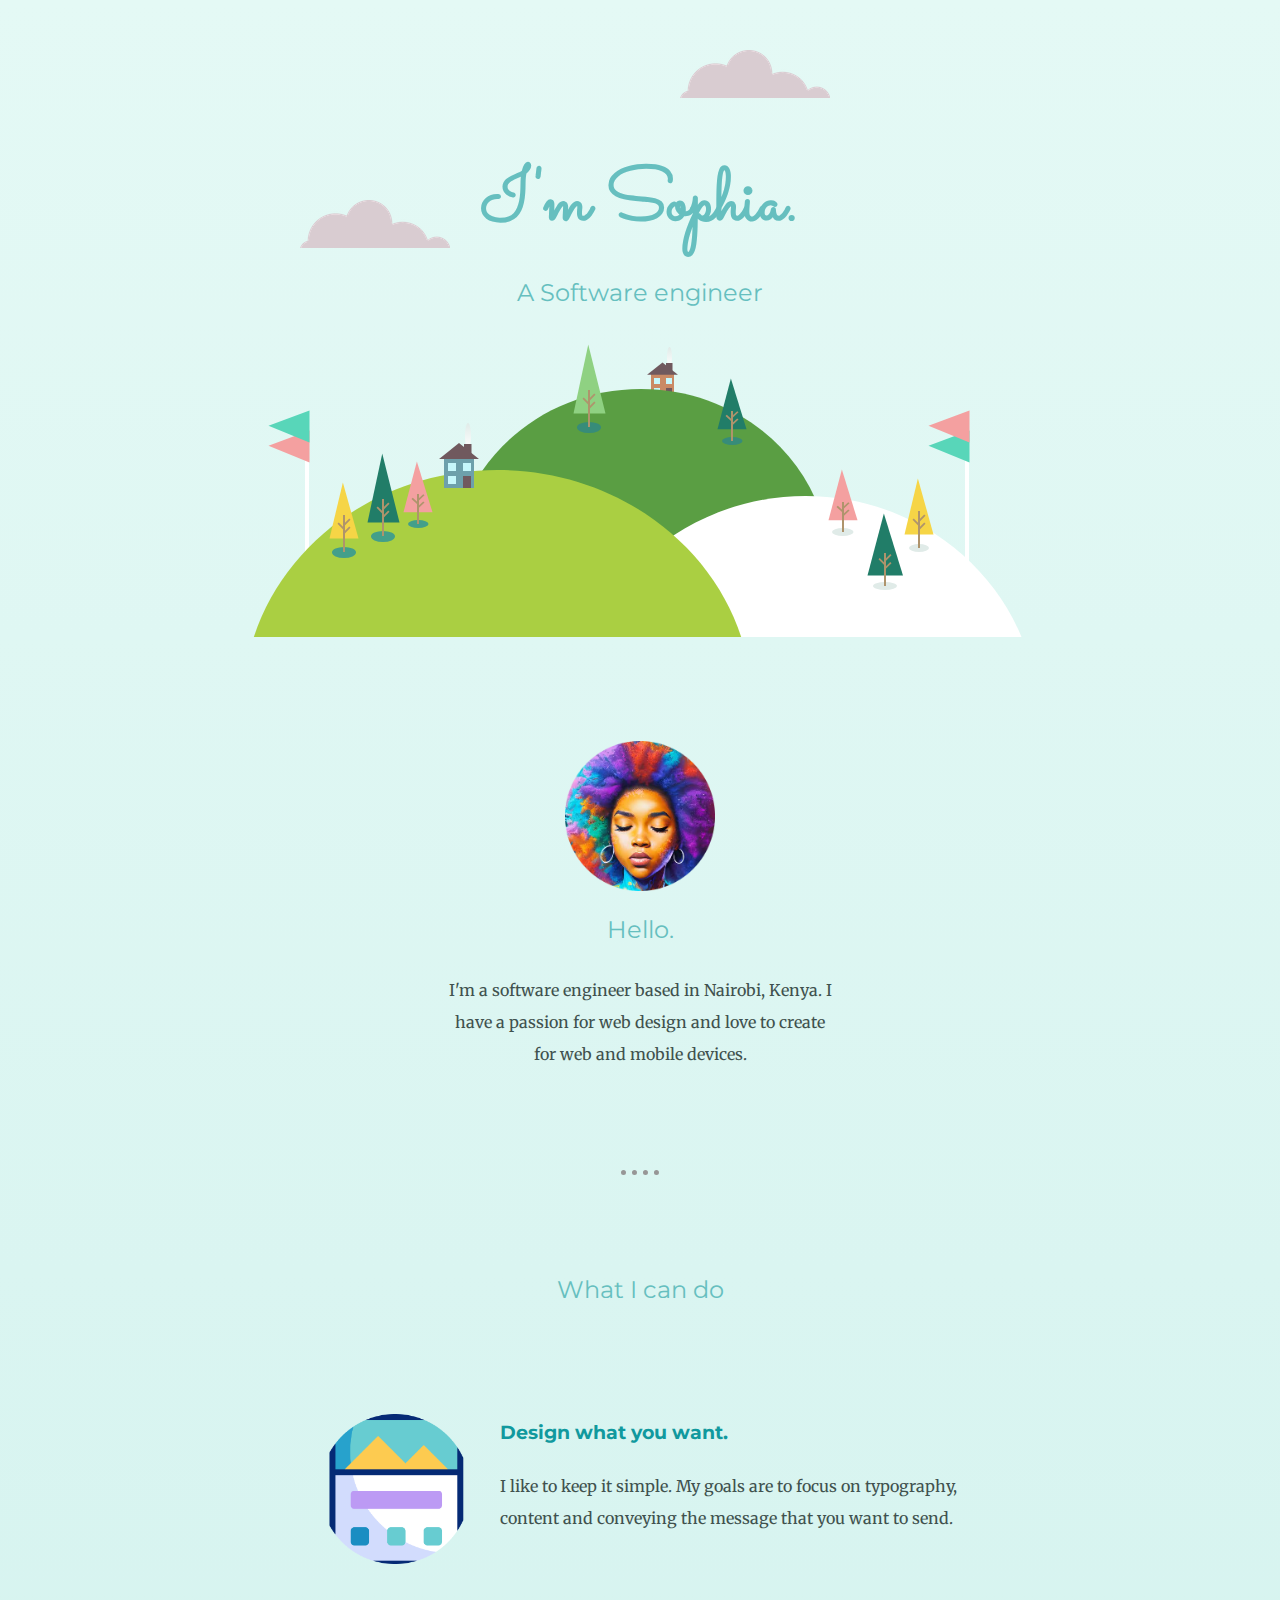
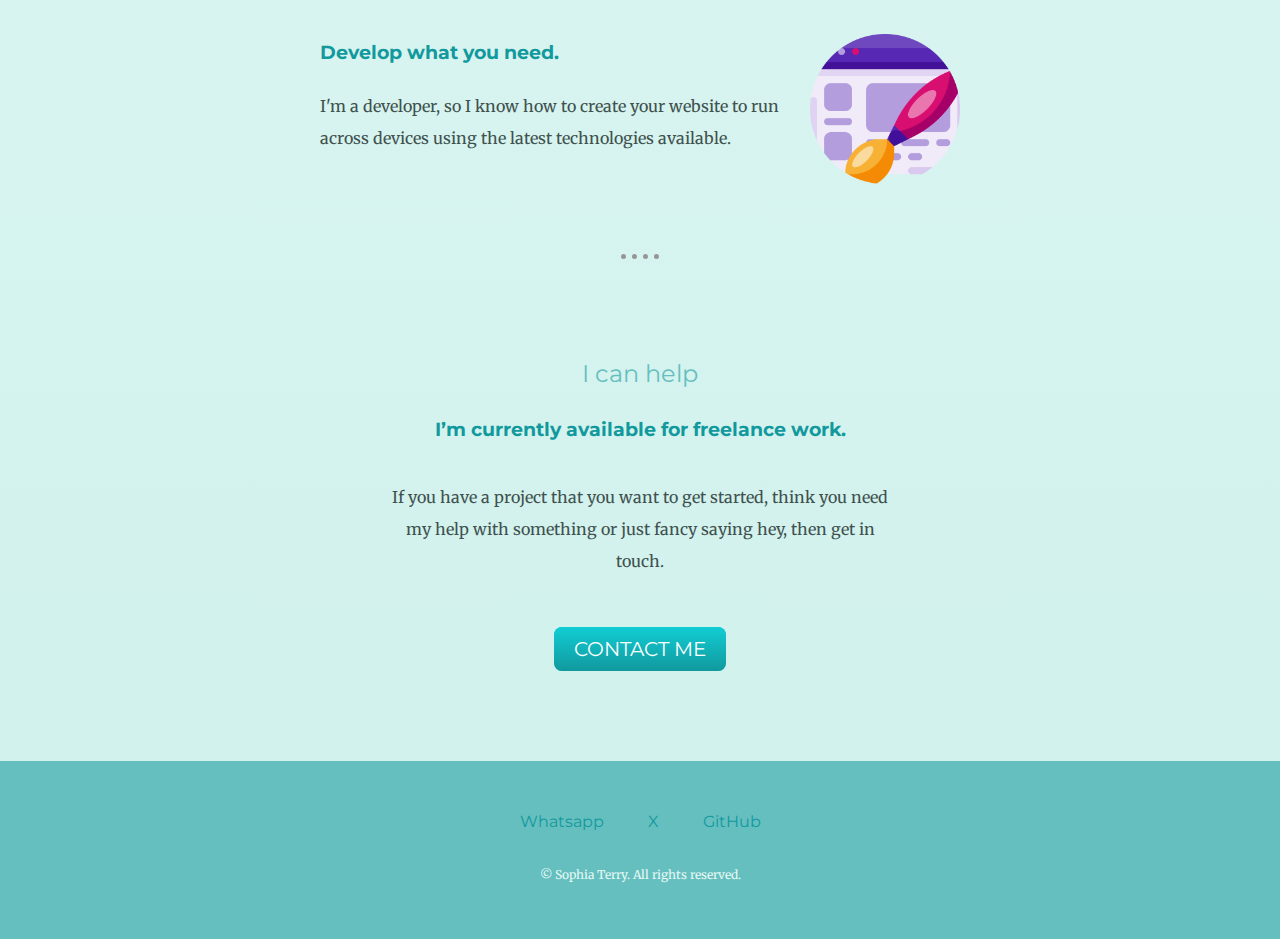
<file: index.html>
<!DOCTYPE html>
<html lang="en">

<head>
    <meta charset="UTF-8">
    <meta name="viewport" content="width=device-width, initial-scale=1.0">
    <title>Sophia Terry</title>
    <link rel="stylesheet" href="css/styles.css">
    <link rel="icon" href="images/favicon.ico">
    <link rel="preconnect" href="https://fonts.googleapis.com">
    <link rel="preconnect" href="https://fonts.gstatic.com" crossorigin>
    <link href="https://fonts.googleapis.com/css2?family=Merriweather&family=Montserrat&family=Sacramento&display=swap"
        rel="stylesheet">
</head>

<body>
    <div class="top-container">
        <img class="top-cloud" src="images/cloud.png" alt="cloud">
        <h1>I'm Sophia.</h1>
        <h2>A Software engineer</h2>
        <img class="bottom-cloud" src="images/cloud.png" alt="cloud">
        <img src="images/4-mount.svg" alt=" mountain">
    </div>
    <div class="middle-container">
        <div class="profile">
            <img class="profile-pic" src="images/sophia-circle.png" alt="profile-pic">
            <h2>Hello.</h2>
            <p class="bio">
                I'm a software engineer based in Nairobi, Kenya. I have a passion for web design and love to create for
                web and mobile devices.
            </p>
        </div>
        <hr>
        <div class="skills">
            <h2>What I can do</h2>
            <div class="skill-row">
                <img class="landing-page" src="images/landing-page-modified.png" alt="landing-page">
                <h3>Design what you want.</h3>
                <p>
                    I like to keep it simple. My goals are to focus on typography, content and conveying the message
                    that you want to send.
                </p>
            </div>
            <div class="skill-row">

                <img class="web-design" src="images/web-design-modified.png" alt="">
                <h3>Develop what you need.</h3>
                <p>
                    I'm a developer, so I know how to create your website to run across devices using the latest
                    technologies available.
                </p>
            </div>
        </div>
        <hr>
        <div class="contact-me">
            <h2>I can help</h2>
            <h3>I’m currently available for freelance work.</h3>
            <p class="contact-message">If you have a project that you want to get started, think you need my help with
                something or just fancy saying hey, then get in touch.</p>

            <a class="btn" href="mailto:shikuwambui@gmail.com">CONTACT ME</a>
        </div>
    </div>


    <div class="bottom-container">
        <a class="footer-link" href="https://wa.me/25426424234" target="_blank">Whatsapp</a>
        <a class="footer-link" href="https://twitter.com/Mssophia_" target="_blank">X</a>
        <a class="footer-link" href="https://github.com/terryyufei" target="_blank">GitHub</a>
        <p class="copyright">© Sophia Terry. All rights reserved.</p>
    </div>


</body>

</html>
</file>
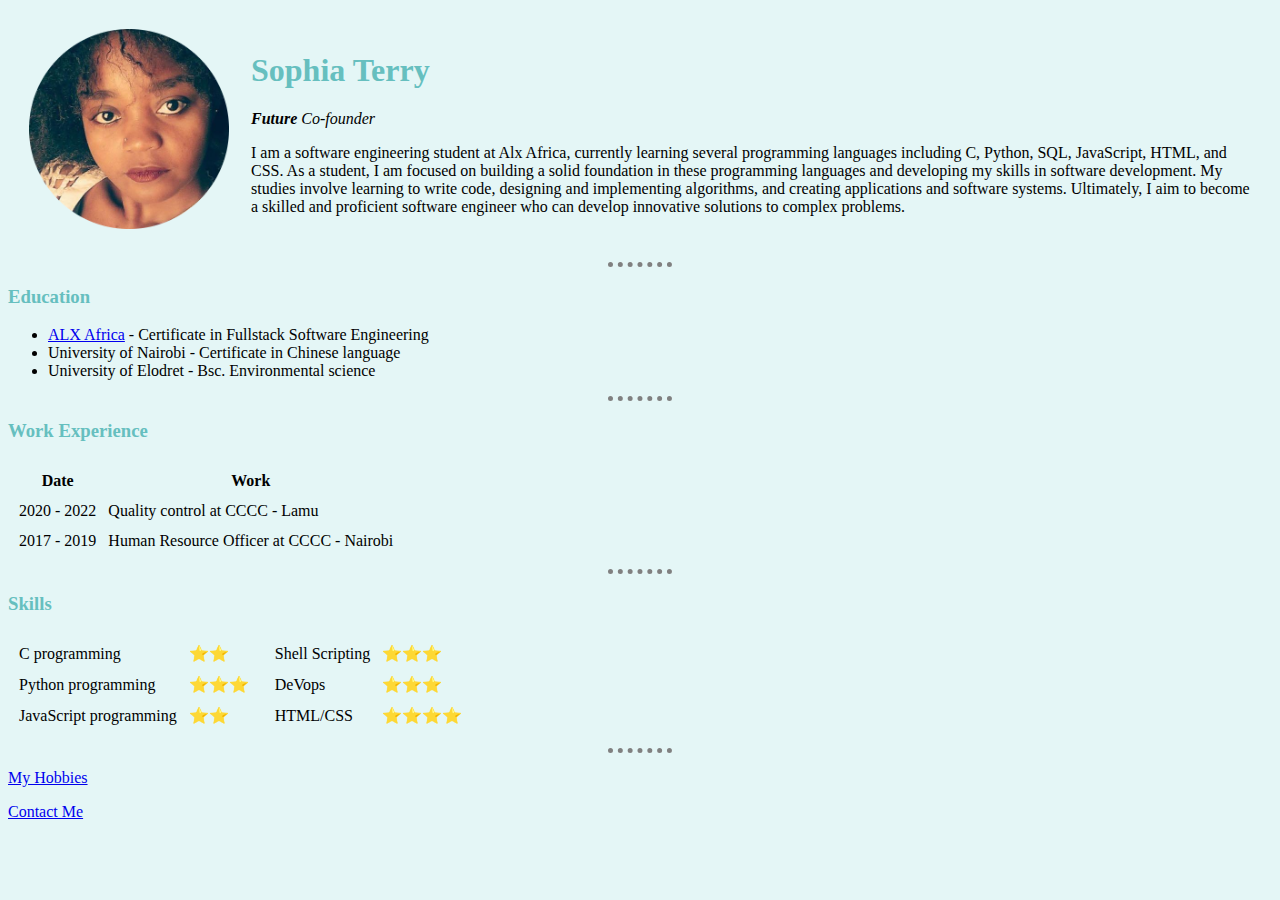
<file: cv/index.html>
<!DOCTYPE html>
<html lang="en">

<head>
    <meta charset="UTF-8">
    <meta name="viewport" content="width=device-width, initial-scale=1.0">
    <title>💙 Sophia Personal Site</title>
    <link rel="stylesheet" href="style.css">    
</head>

<body>
    <!--Tables for layout-->
    <table cellspacing="20">
        <tr>
            <td><img src="images/sophia resized.png" alt="Sophia profile pic"></td>
            <td>
                <h1>Sophia Terry</h1>
                <p><em><strong>Future</strong> Co-founder</em></p>
                <p>
                    I am a software engineering student at Alx Africa, currently learning several programming languages
                    including C,
                    Python, SQL, JavaScript, HTML, and CSS. As a student, I am focused on building a solid foundation in
                    these
                    programming languages and developing my skills in software development. My studies involve learning
                    to write
                    code, designing and implementing algorithms, and creating applications and software systems.
                    Ultimately, I aim
                    to become a skilled and proficient software engineer who can develop innovative solutions to complex
                    problems.
                </p>
            </td>
        </tr>
    </table>


    <hr>
    <!--making lists-->
    <h3>Education</h3>
    <ul>
        <li><a href="https://www.alxafrica.com/">ALX Africa</a> - Certificate in Fullstack Software Engineering</li>
        <li>University of Nairobi - Certificate in Chinese language</li>
        <li>University of Elodret - Bsc. Environmental science</li>
    </ul>
    <hr>

    <!--making tables-->
    <h3>Work Experience</h3>
    <table cellspacing="10">
        <thead>
            <th>Date</th>
            <th>Work</th>
        </thead>
        <tbody>
            <tr>
                <td>2020 - 2022</td>
                <td>Quality control at CCCC - Lamu</td>
            </tr>
            <tr>
                <td>2017 - 2019</td>
                <td>Human Resource Officer at CCCC - Nairobi</td>
            </tr>
        </tbody>
    </table>
    <hr>

    <!--Two tables side by side-->
    <h3>Skills</h3>
    <div style="display: inline-block;">        
        <table cellspacing="10">
            <tr>
                <td>C programming</td>
                <td>⭐⭐</td>
            </tr>
            <tr>
                <td>Python programming</td>
                <td>⭐⭐⭐</td>
            </tr>
            <tr>
                <td>JavaScript programming</td>
                <td>⭐⭐</td>
            </tr>
        </table>
    </div>

    <div style="display: inline-block;">
        <table cellspacing="10">
            <tr>
                <td>Shell Scripting</td>
                <td>⭐⭐⭐</td>
            </tr>
            <tr>
                <td>DeVops</td>
                <td>⭐⭐⭐</td>
            </tr>
            <tr>
                <td>HTML/CSS</td>
                <td>⭐⭐⭐⭐</td>
            </tr>
        </table>
    </div>
    <hr>

    <!--making links-->
    <p><a href="hobbies.html" target="_blank">My Hobbies</a></p>
    <p><a href="contact.html" target="_blank">Contact Me</a></p>

</body>

</html>
</file>
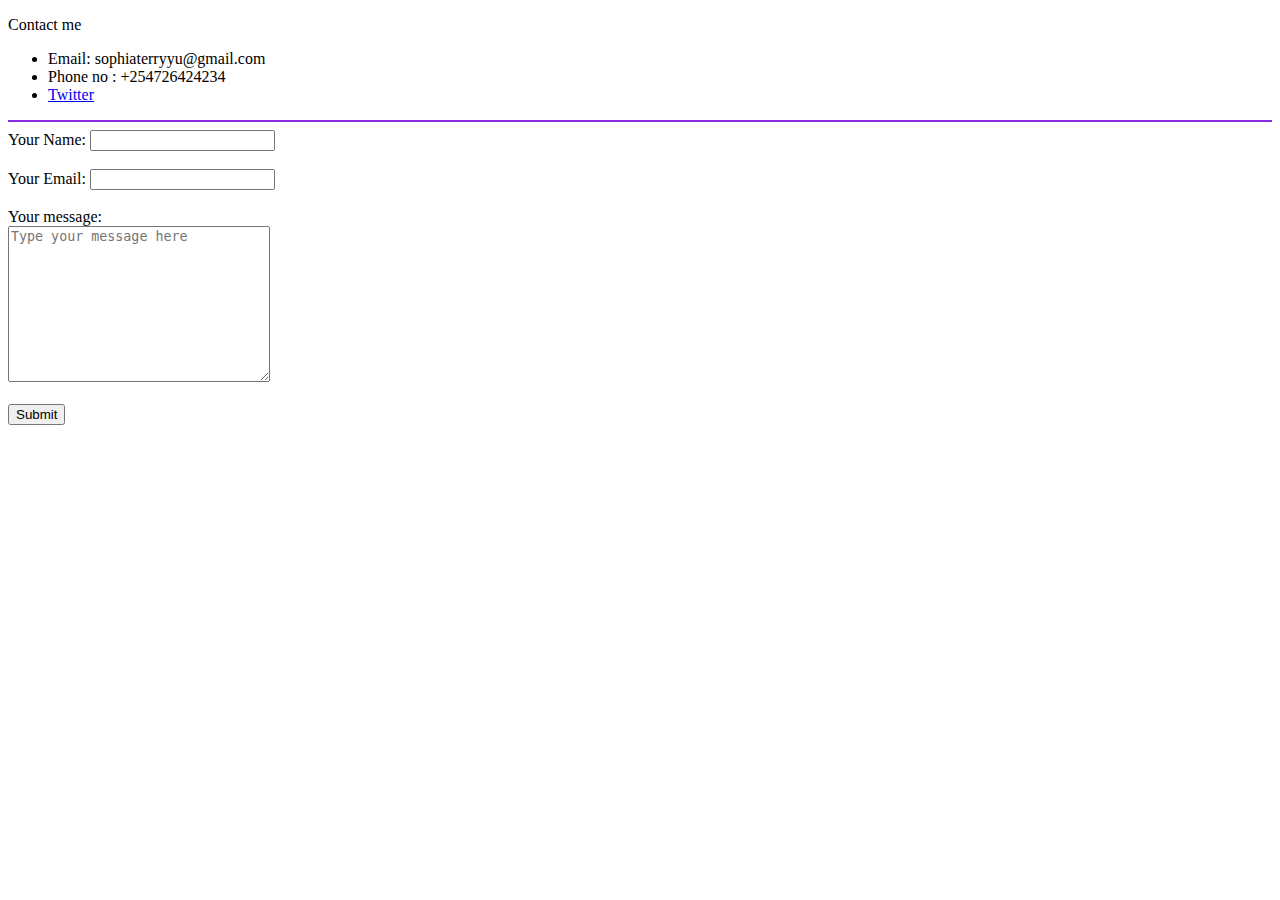
<file: contact.html>
<!DOCTYPE html>
<html lang="en">
<head>
    <meta charset="UTF-8">
    <meta name="viewport" content="width=device-width, initial-scale=1.0">
    <title>Document</title>
</head>
<body>
    <p>Contact me</p>
    <ul>
        <li>Email: sophiaterryyu@gmail.com</li>
        <li>Phone no : +254726424234</li>
        <li><a href="https://twitter.com/Mssophia_" target="_blank">Twitter</a></li>
    </ul>
    <hr style="color: blueviolet; background-color: blueviolet; height: 2px; border: none;">
    <form action="mailto: sophiaterryyu@gmail.com" method="post" enctype="text/plain">
        <label for="Name"> Your Name:</label>
        <input type="text" name="Your Name"><br> <br>
        <label for="Email"> Your Email:</label>
        <input type="text" name="Your email" id=""><br> <br>
        <label for="Message">Your message:</label><br>
        <textarea name="message" id="message" cols="30" rows="10" placeholder="Type your message here"></textarea><br><br>
        <input type="submit" name="" id="">
        
    </form>
</body>
</html>
</file>
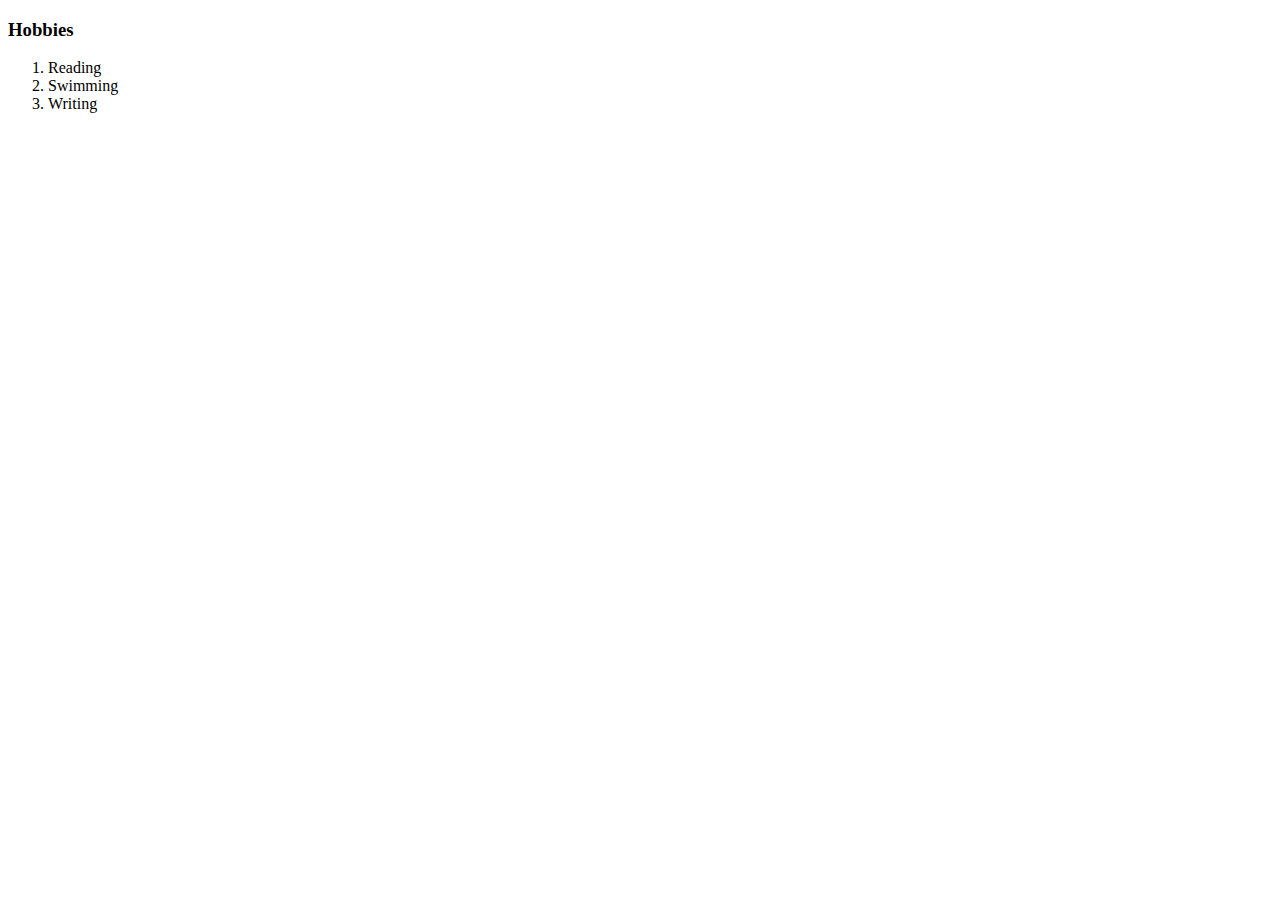
<file: hobbies.html>
<!DOCTYPE html>
<html lang="en">
<head>
    <meta charset="UTF-8">
    <meta name="viewport" content="width=device-width, initial-scale=1.0">
    <title>Document</title>
</head>
<body>
    <h3>Hobbies</h3>
    <ol>
        <li>Reading</li>
        <li>Swimming</li>
        <li>Writing</li>
    </ol>
    
</body>
</html>
</file>
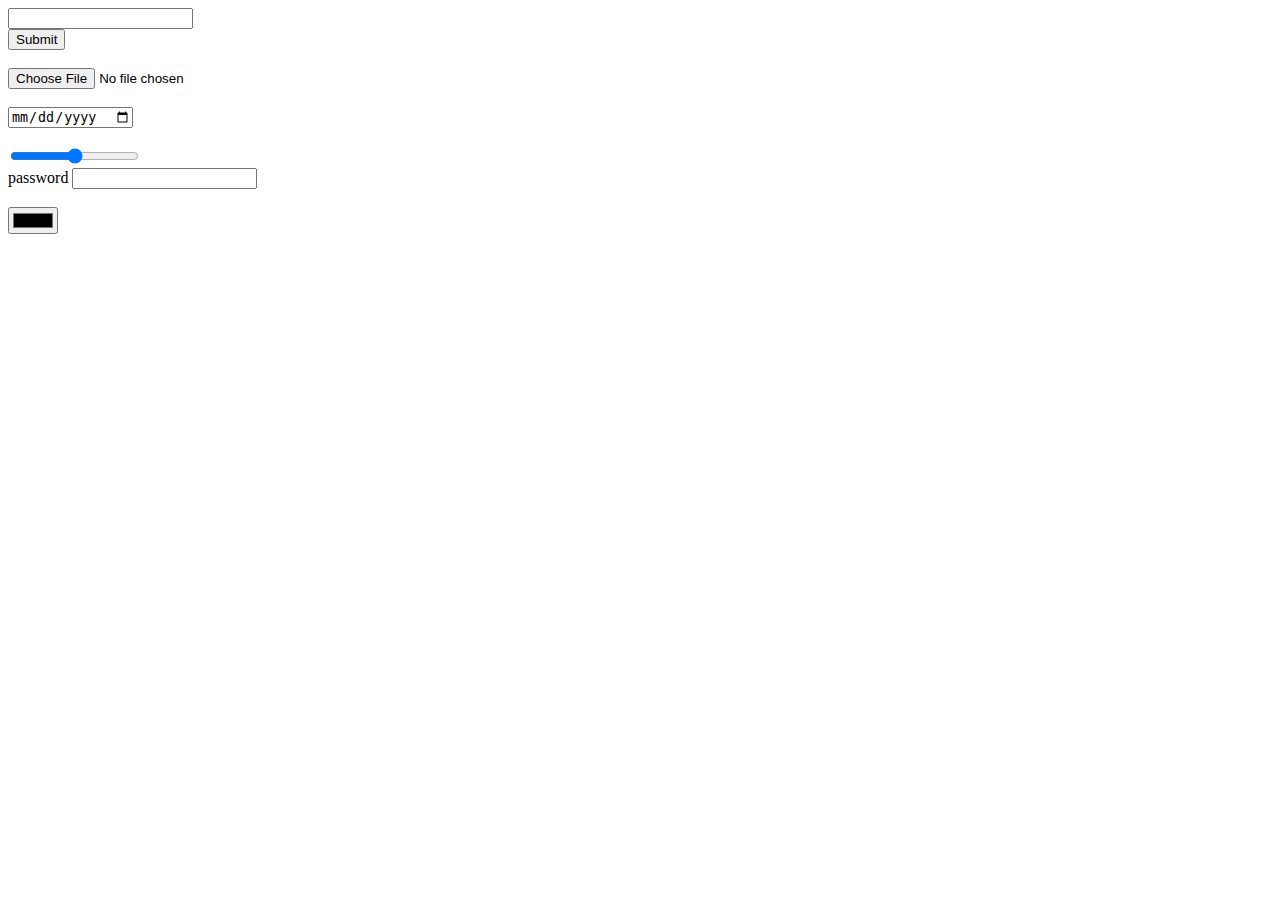
<file: input.html>
<!DOCTYPE html>
<html lang="en">
<head>
    <meta charset="UTF-8">
    <meta name="viewport" content="width=device-width, initial-scale=1.0">
    <title>Document</title>
</head>
<body>
    <form action="">
        <input type="text" name="" id=""><br>
        <input type="submit" name="" id=""><br><br>
        <input type="file" name="" id=""><br><br>
        <input type="date" name="" id=""><br><br>
        <input type="range" name="" id=""><br>
        <label for="password">password</label>
        <input type="password" name="" id=""><br><br>
        <input type="color">
    </form>
</body>
</html>
</file>
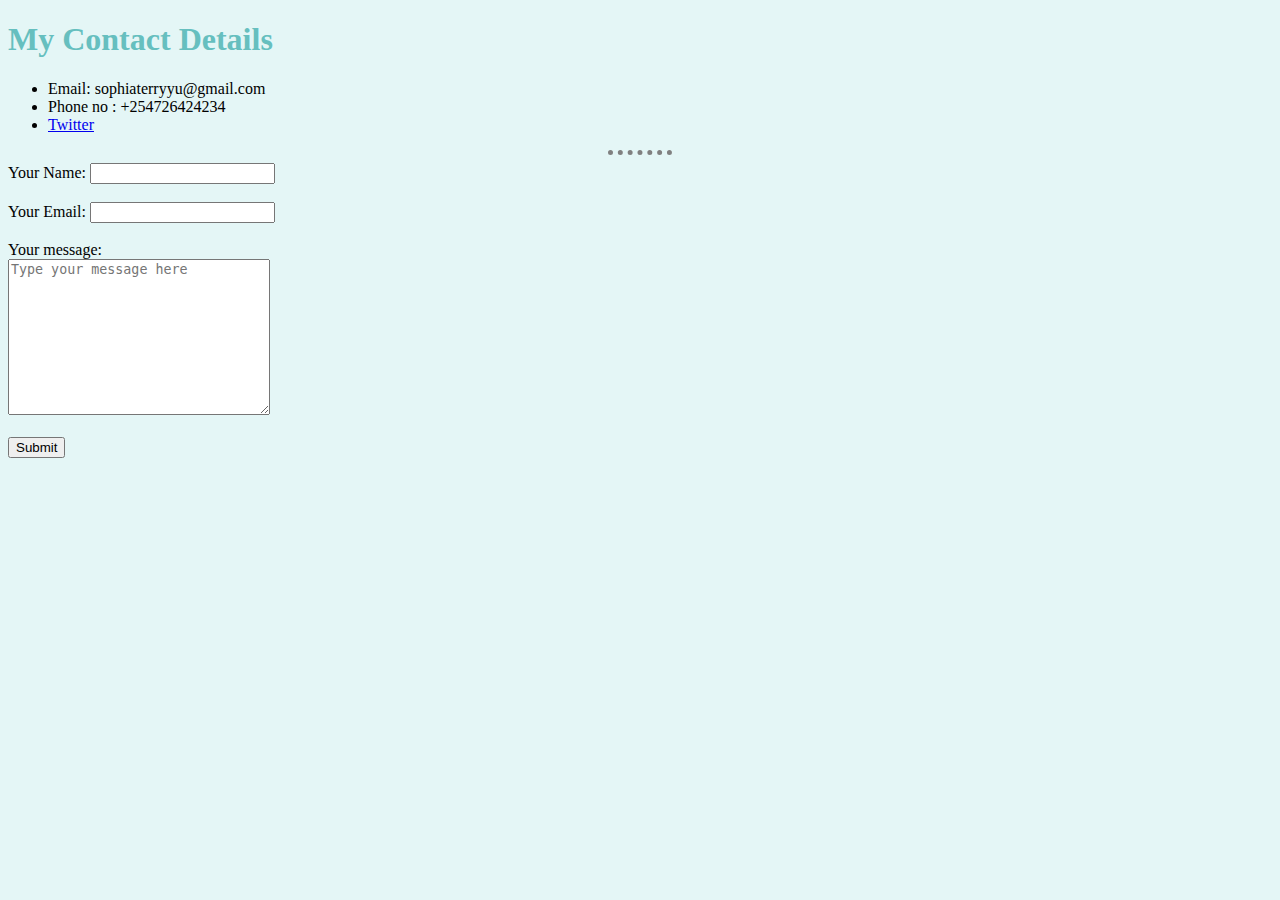
<file: cv/contact.html>
<!DOCTYPE html>
<html lang="en">
<head>
    <meta charset="UTF-8">
    <meta name="viewport" content="width=device-width, initial-scale=1.0">
    <title>Document</title>
    <link rel="stylesheet" href="style.css">
</head>
<body>
    <h1>My Contact Details</h1>
    <ul>
        <li>Email: sophiaterryyu@gmail.com</li>
        <li>Phone no : +254726424234</li>
        <li><a href="https://twitter.com/Mssophia_" target="_blank">Twitter</a></li>
    </ul>
    <hr>
    <form action="mailto: sophiaterryyu@gmail.com" method="post" enctype="text/plain">
        <label for="Name"> Your Name:</label>
        <input type="text" name="Your Name"><br> <br>
        <label for="Email"> Your Email:</label>
        <input type="text" name="Your email" id=""><br> <br>
        <label for="Message">Your message:</label><br>
        <textarea name="message" id="message" cols="30" rows="10" placeholder="Type your message here"></textarea><br><br>
        <input type="submit" name="" id="">
        
    </form>
</body>
</html>
</file>
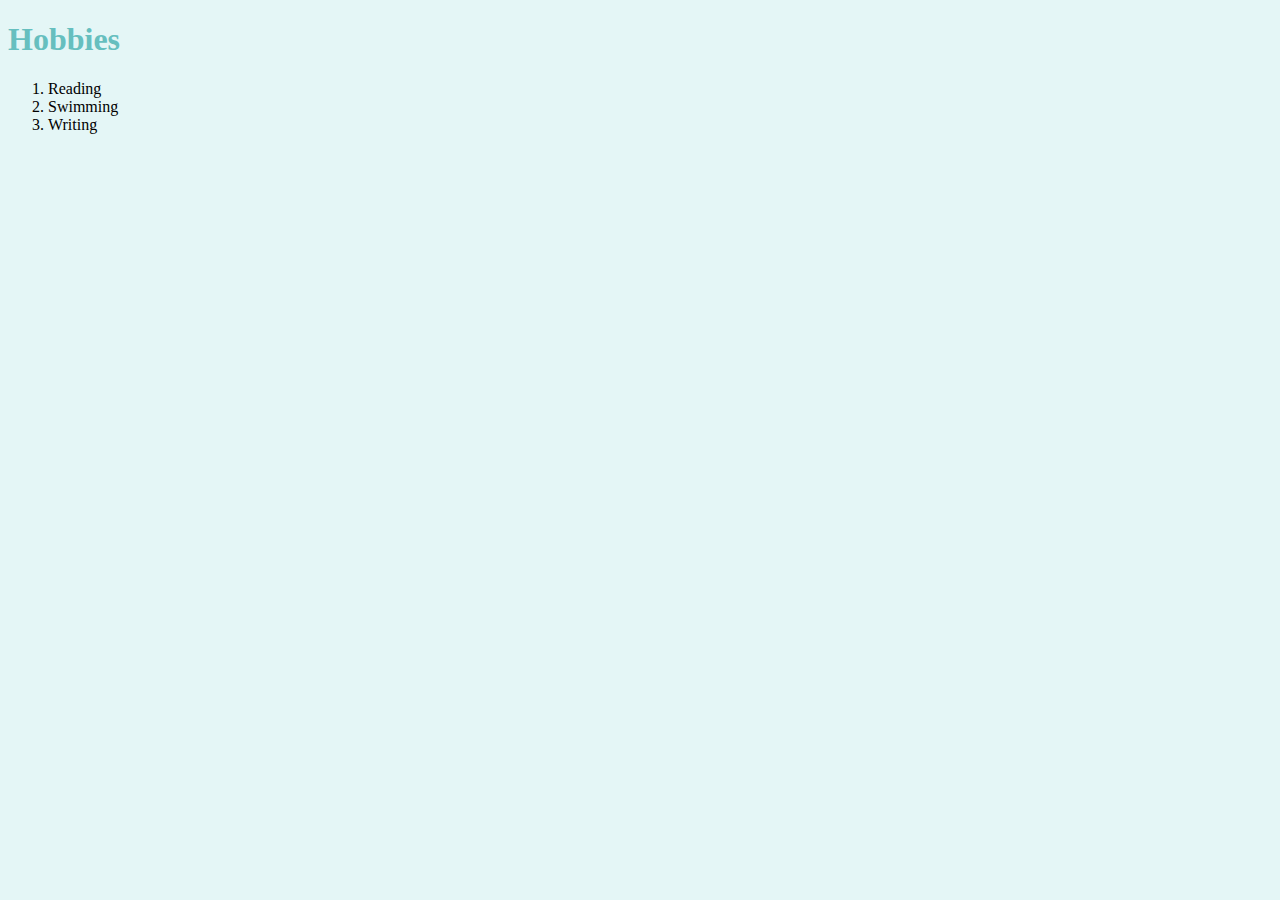
<file: cv/hobbies.html>
<!DOCTYPE html>
<html lang="en">
<head>
    <meta charset="UTF-8">
    <meta name="viewport" content="width=device-width, initial-scale=1.0">
    <title>Document</title>
    <link rel="stylesheet" href="style.css">
</head>
<body>
    <h1>Hobbies</h1>
    <ol>
        <li>Reading</li>
        <li>Swimming</li>
        <li>Writing</li>
    </ol>
    
</body>
</html>
</file>
<file: css/styles.css>
body {
    margin: 0;
    text-align: center;
    font-family: 'Merriweather', serif;
    background: linear-gradient(to bottom, #E4F9F5, #D0F1ED);
    /* Lighter background */
    color: #40514E;
}

h1 {
    margin: 50px auto 0 auto;
    font-family: 'Sacramento', cursive;
    font-size: 4.625rem;
    color: #66BFBF;
}

h2 {
    font-family: 'Montserrat', sans-serif;
    font-size: 1.5rem;
    font-weight: normal;
    color: #66BFBF;
    padding-bottom: 10px;
}

h3 {
    font-family: 'Montserrat', sans-serif;
    color: #11999E;
}

.bio {
    width: 30%;
    margin: auto;
}

.top-container {

    position: relative;
    padding-top: 100px;
}

.middle-container {
    margin: 100px 0;


}

.bottom-container {
    background-color: #66BFBF;
    padding: 50px 0 20px;

}


.top-cloud {
    position: absolute;
    right: 450px;
    top: 50px;

}

.bottom-cloud {
    position: absolute;
    left: 300px;
    top: 200px;

}

.profile-pic {
    height: 150px;
}

.landing-page {
    height: 150px;
    float: left;
    margin-right: 30px;
}

.web-design {
    height: 150px;
    float: right;
    margin-left: 30px;
}

a {
    color: #11999E;
    font-family: 'Montserrat', sans-serif;
    margin: 10px 20px;
    text-decoration: none;
}

a:hover {
    color: #EAF6F6;
}

p {

    line-height: 2;
}

.skill-row {
    width: 50%;
    margin: 100px auto 100px auto;
    text-align: left;
    line-height: 2;
}

hr {
    border-style: dotted none none;
    border-color: rgb(151, 150, 150);
    border-width: 5px;
    width: 3%;
    margin: 100px auto;

}

.copyright {
    color: #E4F9F5;
    font-size: 0.75rem;
    padding: 20px 0;
}

.contact-message {
    width: 40%;
    margin: 40px auto 60px;
}

.btn {
    background: #11CDD4;
    background-image: -webkit-linear-gradient(top, #11CDD4, #11999E);
    background-image: -moz-linear-gradient(top, #11CDD4, #11999E);
    background-image: -ms-linear-gradient(top, #11CDD4, #11999E);
    background-image: -o-linear-gradient(top, #11CDD4, #11999E);
    background-image: linear-gradient(to bottom, #11CDD4, #11999E);
    -webkit-border-radius: 8;
    -moz-border-radius: 8;
    border-radius: 8px;
    font-family: 'Montserrat', sans-serif;
    color: #ffffff;
    font-size: 20px;
    padding: 10px 20px 10px 20px;
    text-decoration: none;
}

.btn:hover {
    background: #30e3cb;
    background-image: -webkit-linear-gradient(top, #30e3cb, #2bc4ad);
    background-image: -moz-linear-gradient(top, #30e3cb, #2bc4ad);
    background-image: -ms-linear-gradient(top, #30e3cb, #2bc4ad);
    background-image: -o-linear-gradient(top, #30e3cb, #2bc4ad);
    background-image: linear-gradient(to bottom, #30e3cb, #2bc4ad);
    text-decoration: none;
}
</file>
<file: cv/style.css>
body {
    background-color: #E4F6F6;
}

hr {
    border-style: dotted none none;
    border-color: grey;
    border-width: 5px;
    width: 5%;

}

img {
    height: 200px;
}

h1 {
    color: #66BFBF;
}

h3 {
    color: #66BFBF;
}
</file>
